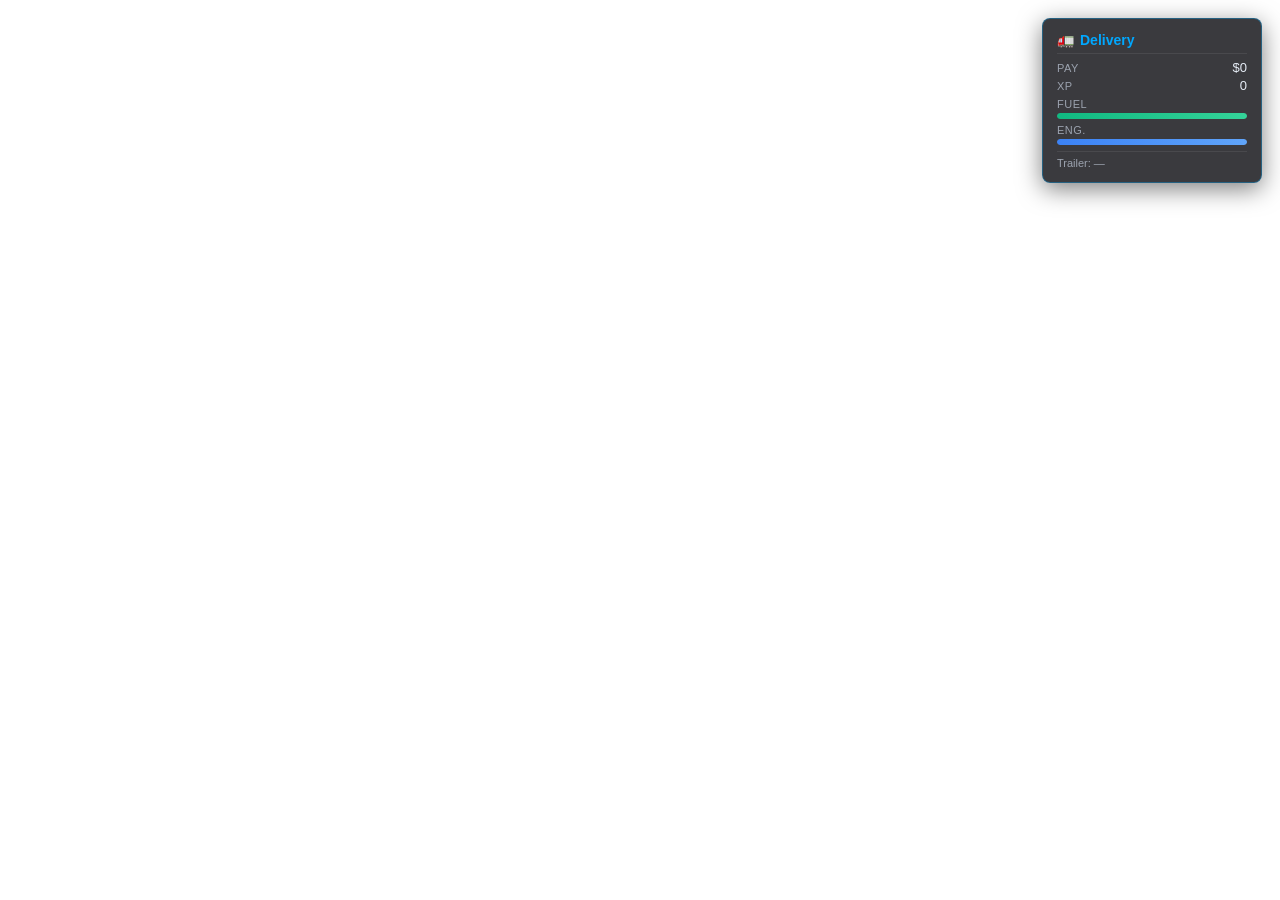
<file: ui/html/index.html>
<!DOCTYPE html>
<html lang="en">
<head>
    <meta charset="UTF-8">
    <meta name="viewport" content="width=device-width, initial-scale=1.0">
    <title>Trucking System</title>
    <link rel="stylesheet" href="css/style.css">
</head>
<body>
    <div id="app" class="app-container">
        <div id="mainMenu" class="menu-screen active">
            <div class="menu-header">
                <h1>🚛 Trucking System</h1>
                <p>Professional Trucking Management</p>
            </div>
            
            <div class="player-stats">
                <div class="stat-box">
                    <span class="stat-label">Level</span>
                    <span id="displayLevel" class="stat-value">1</span>
                </div>
                <div class="stat-box">
                    <span class="stat-label">XP Progress</span>
                    <div class="xp-bar">
                        <div id="xpProgress" class="xp-fill" style="width: 0%"></div>
                    </div>
                    <span id="xpText" class="stat-small">0 / 1000</span>
                </div>
                <div class="stat-box">
                    <span class="stat-label">Earnings</span>
                    <span id="totalEarnings" class="stat-value">$0</span>
                </div>
            </div>
            
            <div class="menu-buttons">
                <button class="btn btn-primary" onclick="showJobSelection()">
                    <span class="btn-icon">📋</span>
                    <span>Available Jobs</span>
                </button>
                <button class="btn btn-primary" onclick="showStats()">
                    <span class="btn-icon">📊</span>
                    <span>Player Stats</span>
                </button>
                <button class="btn btn-primary" onclick="showLeaderboard()">
                    <span class="btn-icon">🏆</span>
                    <span>Leaderboard</span>
                </button>
                <button class="btn btn-primary" onclick="showAchievements()">
                    <span class="btn-icon">🎖️</span>
                    <span>Achievements</span>
                </button>
                <button class="btn btn-primary" onclick="showPerks()">
                    <span class="btn-icon">✨</span>
                    <span>Perks</span>
                </button>
                <button class="btn btn-warning" onclick="cancelJobUI()">
                    <span class="btn-icon">🚫</span>
                    <span>Cancel Current Job</span>
                </button>
                <button class="btn btn-danger" onclick="closeUI()">
                    <span class="btn-icon">✕</span>
                    <span>Close</span>
                </button>
            </div>
        </div>

        <div id="dirtyMainMenu" class="menu-screen dirty-screen">
            <div class="menu-header">
                <h1>💀 Underground Network</h1>
                <p>Dirty Money. No Questions Asked.</p>
            </div>

            <div class="dirty-warning">
                ⚠️ All payments in <strong>BLACK MONEY / MARKED BILLS</strong>. Cops are watching.
            </div>

            <div class="criminal-stats">
                <div class="crim-row">
                    <span class="crim-label">Rank</span>
                    <span id="crimRank" class="crim-value">Street Runner</span>
                </div>
                <div class="crim-row">
                    <span class="crim-label">Criminal Level</span>
                    <span id="crimLevel" class="crim-value">1</span>
                </div>
                <div class="crim-row">
                    <span class="crim-label">Rep Progress</span>
                    <div class="crim-bar"><div id="crimRepFill" class="crim-bar-fill" style="width: 0%"></div></div>
                    <span id="crimRepText" class="crim-small">0 / 750</span>
                </div>
                <div class="crim-row">
                    <span class="crim-label">Dirty Jobs Done</span>
                    <span id="crimJobsDone" class="crim-value">0</span>
                </div>
            </div>

            <div class="menu-buttons">
                <button class="btn btn-danger" onclick="showDirtyJobs()">
                    <span class="btn-icon">💀</span>
                    <span>Dirty Job Listings</span>
                </button>
                <button class="btn btn-danger" onclick="showLeaderboard()">
                    <span class="btn-icon">🏆</span>
                    <span>Leaderboard</span>
                </button>
                <button class="btn btn-danger" onclick="showAchievements()">
                    <span class="btn-icon">🎖️</span>
                    <span>Achievements</span>
                </button>
                <button class="btn btn-danger" onclick="showPerks()">
                    <span class="btn-icon">✨</span>
                    <span>Perks</span>
                </button>
                <button class="btn btn-warning" onclick="cancelJobUI()">
                    <span class="btn-icon">🚫</span>
                    <span>Cancel Current Job</span>
                </button>
                <button class="btn btn-danger" onclick="closeUI()">
                    <span class="btn-icon">✕</span>
                    <span>Leave</span>
                </button>
            </div>
        </div>

        <div id="leaderboardScreen" class="menu-screen">
            <div class="menu-header">
                <h2>🏆 Top Truckers</h2>
                <button class="btn-back" onclick="showMainMenu()">← Back</button>
            </div>
            
            <div class="leaderboard-content">
                <div class="leaderboard-tabs">
                    <button class="tab-btn active" onclick="switchLeaderboardTab('xp')">By Level / XP</button>
                    <button class="tab-btn" onclick="switchLeaderboardTab('jobs')">By Jobs Done</button>
                    <button class="tab-btn" onclick="switchLeaderboardTab('money')">By Earnings</button>
                    <button class="tab-btn" onclick="switchLeaderboardTab('distance')">By Distance</button>
                </div>
                <div class="leaderboard-list" id="leaderboardList">
                    <p class="loading-text">Loading leaderboard...</p>
                </div>
            </div>
        </div>

        <div id="perksScreen" class="menu-screen">
            <div class="menu-header">
                <h2>✨ Perks</h2>
                <button class="btn-back" onclick="showMainMenu()">← Back</button>
            </div>
            <div class="perks-points" id="perksPoints">Points: 0 available</div>
            <div id="perksList" class="perks-list">
                <p class="loading-text">Loading perks...</p>
            </div>
        </div>

        <div id="achievementsScreen" class="menu-screen">
            <div class="menu-header">
                <h2>🎖️ Achievements</h2>
                <button class="btn-back" onclick="showMainMenu()">← Back</button>
            </div>
            <div id="achievementsList" class="achievements-list">
                <p class="loading-text">Loading achievements...</p>
            </div>
        </div>

        <div id="jobSelection" class="menu-screen">
            <div class="menu-header">
                <h2 id="jobSelectionTitle">📋 Legit Jobs</h2>
                <button class="btn-back" onclick="showMainMenu()">← Back</button>
            </div>

            <div class="job-filter-bar">
                <input id="jobSearch" type="text" placeholder="🔍 Search jobs..." oninput="renderJobList()" />
                <select id="jobSort" onchange="renderJobList()">
                    <option value="payHigh">Pay (high → low)</option>
                    <option value="payLow">Pay (low → high)</option>
                    <option value="xpHigh">XP (high → low)</option>
                    <option value="nameAZ">Name (A → Z)</option>
                </select>
            </div>

            <div id="jobList" class="job-list">
            </div>
        </div>

        <div id="jobDetails" class="menu-screen">
            <div class="menu-header">
                <h2 id="jobName">Job Details</h2>
                <button class="btn-back" onclick="showJobSelection()">← Back</button>
            </div>
            
            <div class="job-details-content">
                <div class="detail-section">
                    <h3>Delivery Information</h3>
                    <div class="info-grid">
                        <div class="info-item">
                            <label>Job Type:</label>
                            <span id="detailJobType">-</span>
                        </div>
                        <div class="info-item">
                            <label>Base Pay:</label>
                            <span id="detailBasePay">$0</span>
                        </div>
                        <div class="info-item">
                            <label>Distance Bonus:</label>
                            <span id="detailDistanceBonus">+8%</span>
                        </div>
                        <div class="info-item">
                            <label>XP Reward:</label>
                            <span id="detailXPReward">0 XP</span>
                        </div>
                    </div>
                </div>
                
                <div class="detail-section">
                    <h3>Requirements</h3>
                    <ul id="detailRequirements" class="requirements-list">
                    </ul>
                </div>
                
                <div class="detail-section">
                    <button class="btn btn-primary btn-large" onclick="acceptJob()">
                        Accept Job & Get Truck
                    </button>
                </div>
            </div>
        </div>

        <div id="garage" class="menu-screen">
            <div class="menu-header">
                <h2>🚗 Vehicle Garage</h2>
                <button class="btn-back" onclick="showMainMenu()">← Back</button>
            </div>
            
            <div class="garage-content">
                <div class="garage-section">
                    <h3>Owned Vehicles</h3>
                    <div id="ownedVehicles" class="vehicle-grid">
                    </div>
                </div>
                
                <div class="garage-section">
                    <h3>Available for Purchase</h3>
                    <div id="purchasableVehicles" class="vehicle-grid">
                    </div>
                </div>
            </div>
        </div>

        <div id="statsScreen" class="menu-screen">
            <div class="menu-header">
                <h2>📊 Player Statistics</h2>
                <button class="btn-back" onclick="showMainMenu()">← Back</button>
            </div>
            
            <div class="stats-content">
                <div class="stats-grid">
                    <div class="stat-card">
                        <h3>Level</h3>
                        <p class="stat-big" id="statLevel">1</p>
                    </div>
                    <div class="stat-card">
                        <h3>Total XP</h3>
                        <p class="stat-big" id="statTotalXP">0</p>
                    </div>
                    <div class="stat-card">
                        <h3>Jobs Completed</h3>
                        <p class="stat-big" id="statJobsCompleted">0</p>
                    </div>
                    <div class="stat-card">
                        <h3>Distance Traveled</h3>
                        <p class="stat-big" id="statDistance">0 km</p>
                    </div>
                    <div class="stat-card">
                        <h3>Total Earnings</h3>
                        <p class="stat-big" id="statTotalEarnings">$0</p>
                    </div>
                </div>
                
                <div class="skills-section">
                    <h3>Skills</h3>
                    <div class="skill-item">
                        <label>Distance Driving</label>
                        <div class="skill-bar">
                            <div id="skillDistanceDriving" class="skill-fill" style="width: 0%"></div>
                        </div>
                        <span id="skillDistanceDrivingText">0</span>
                    </div>
                    <div class="skill-item">
                        <label>Fragile Handling</label>
                        <div class="skill-bar">
                            <div id="skillFragileHandling" class="skill-fill" style="width: 0%"></div>
                        </div>
                        <span id="skillFragileHandlingText">0</span>
                    </div>
                    <div class="skill-item">
                        <label>Speed Efficiency</label>
                        <div class="skill-bar">
                            <div id="skillSpeedEfficiency" class="skill-fill" style="width: 0%"></div>
                        </div>
                        <span id="skillSpeedEfficiencyText">0</span>
                    </div>
                </div>
            </div>
        </div>

    </div>

    <div id="truckingHUD" class="trucking-hud hidden">
        <div class="thud-row thud-title">🚛 <span id="thudJobName">Delivery</span></div>
        <div class="thud-row"><span class="thud-label">Pay</span><span id="thudPay">$0</span></div>
        <div class="thud-row"><span class="thud-label">XP</span><span id="thudXP">0</span></div>
        <div class="thud-bar">
            <span class="thud-label">Fuel</span>
            <div class="thud-meter"><div id="thudFuel" class="thud-meter-fill fuel"></div></div>
        </div>
        <div class="thud-bar">
            <span class="thud-label">Eng.</span>
            <div class="thud-meter"><div id="thudEngine" class="thud-meter-fill engine"></div></div>
        </div>
        <div class="thud-row thud-trailer"><span id="thudTrailer">Trailer: —</span></div>
    </div>

    <script src="js/app.js"></script>
    <script src="js/ui.js"></script>
</body>
</html>
</file>
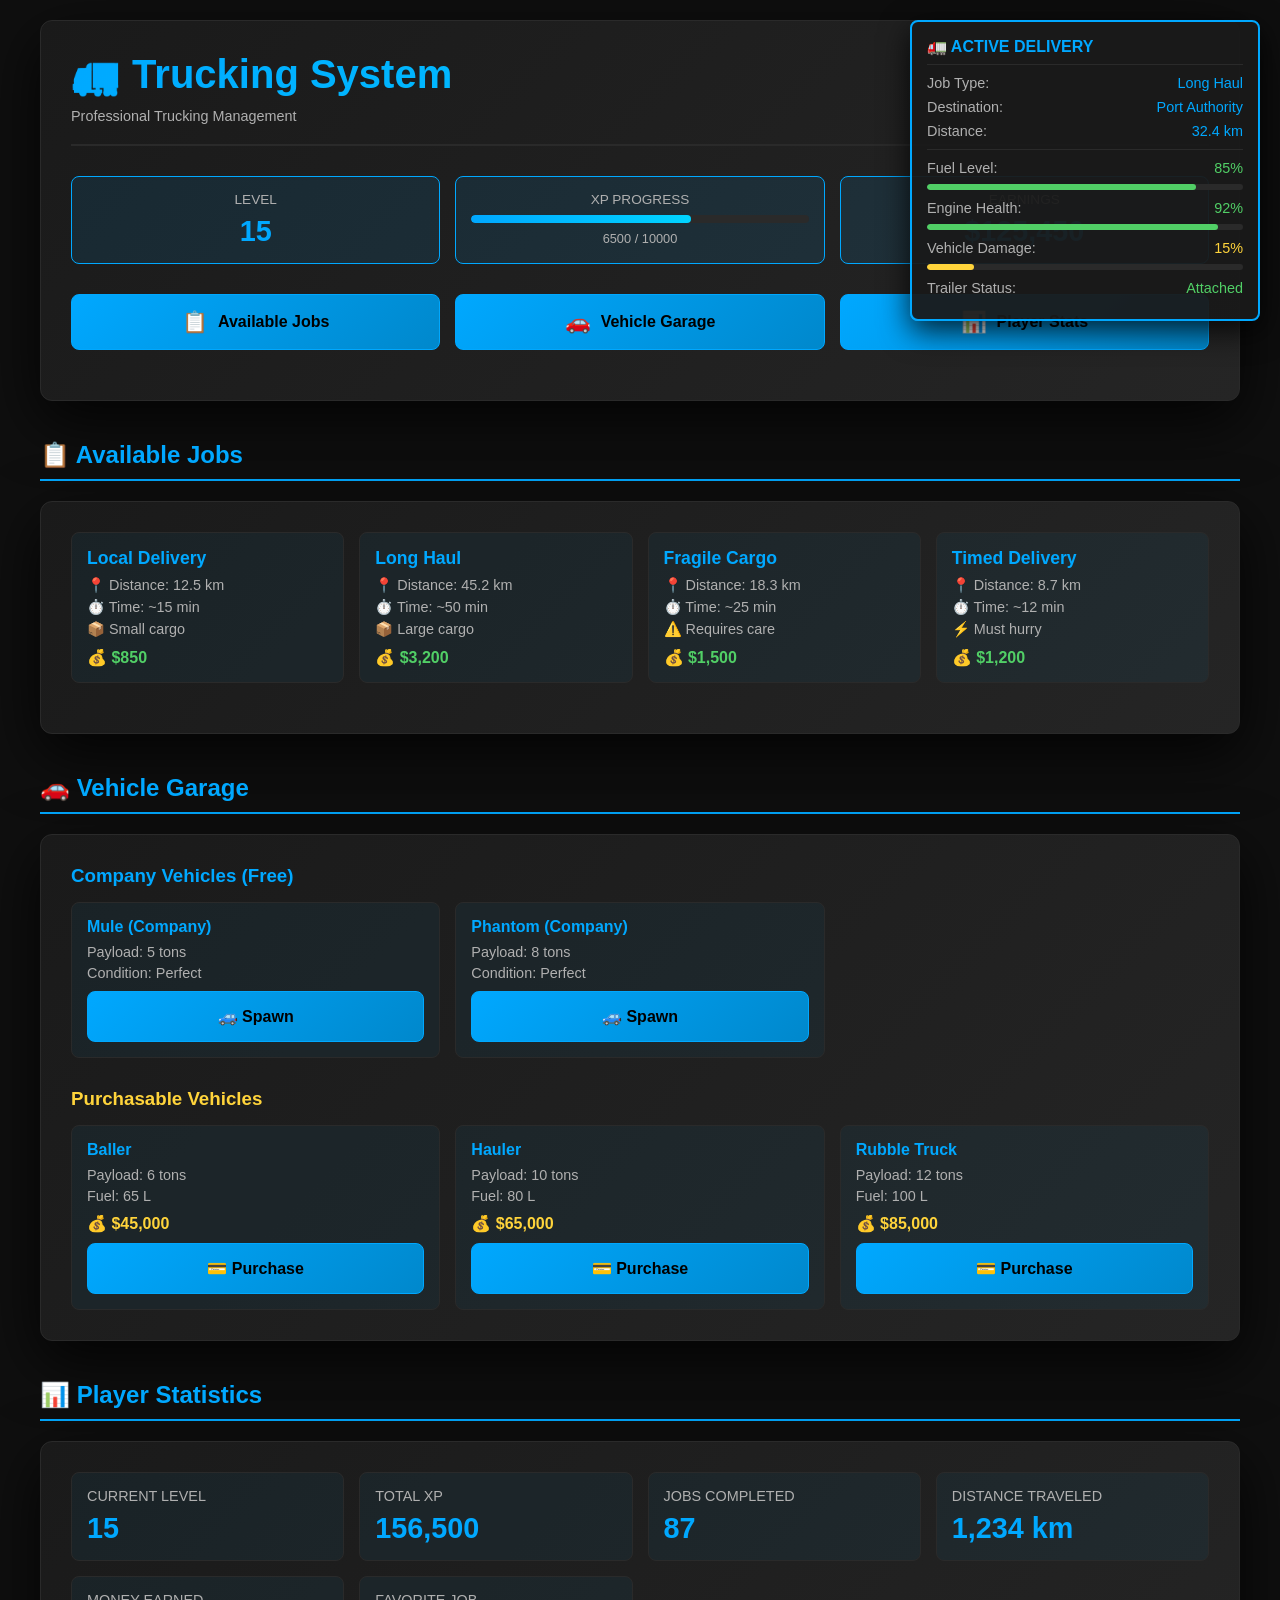
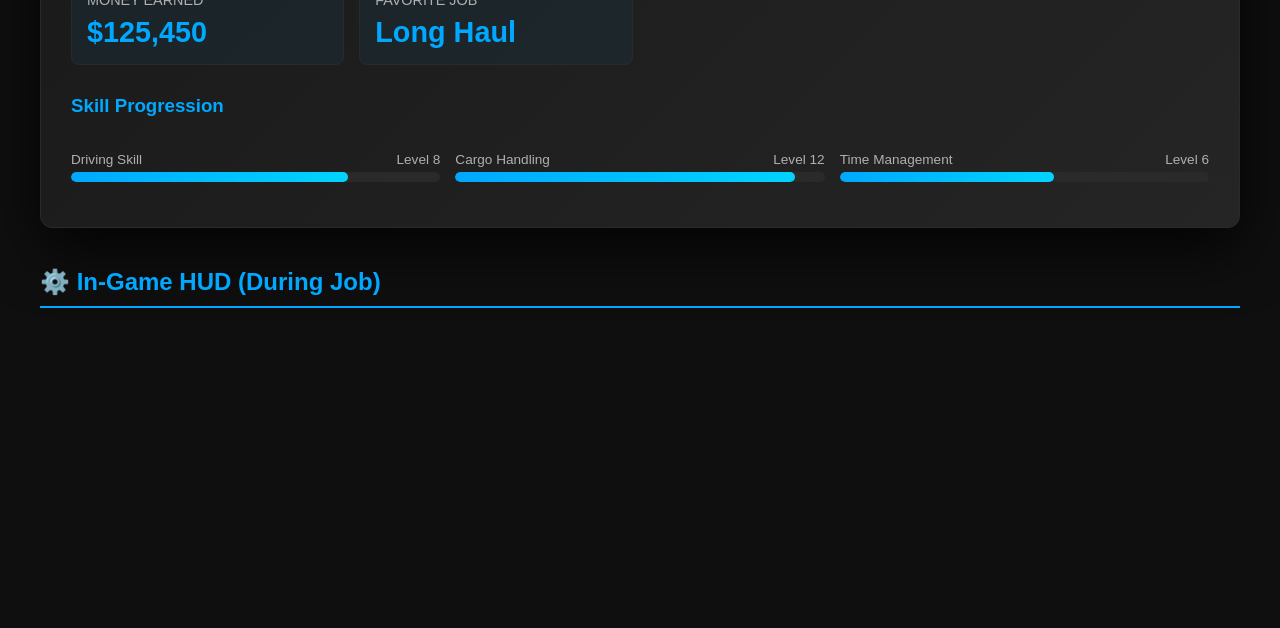
<file: ui/html/preview.html>
<!DOCTYPE html>
<html lang="en">
<head>
    <meta charset="UTF-8">
    <meta name="viewport" content="width=device-width, initial-scale=1.0">
    <title>Trucking System - UI Preview</title>
    <style>
        * {
            margin: 0;
            padding: 0;
            box-sizing: border-box;
        }

        :root {
            --primary-color: #00a8ff;
            --secondary-color: #ff6b6b;
            --success-color: #51cf66;
            --warning-color: #ffd43b;
            --danger-color: #ff6b6b;
            --dark-bg: #0f0f0f;
            --card-bg: #1a1a1a;
            --border-color: #2a2a2a;
            --text-primary: #ffffff;
            --text-secondary: #b0b0b0;
        }

        body {
            font-family: 'Segoe UI', Tahoma, Geneva, Verdana, sans-serif;
            background-color: var(--dark-bg);
            color: var(--text-primary);
            padding: 20px;
        }

        .container {
            max-width: 1200px;
            margin: 0 auto;
        }

        h2 {
            margin-top: 40px;
            margin-bottom: 20px;
            color: var(--primary-color);
            border-bottom: 2px solid var(--primary-color);
            padding-bottom: 10px;
        }

        .menu-screen {
            width: 100%;
            background: linear-gradient(135deg, var(--card-bg) 0%, #252525 100%);
            border: 1px solid var(--border-color);
            border-radius: 12px;
            padding: 30px;
            margin-bottom: 40px;
            box-shadow: 0 20px 60px rgba(0, 0, 0, 0.8);
        }

        .menu-header {
            margin-bottom: 30px;
            padding-bottom: 20px;
            border-bottom: 2px solid var(--border-color);
        }

        .menu-header h1 {
            font-size: 2.5em;
            background: linear-gradient(135deg, var(--primary-color), #00d4ff);
            -webkit-background-clip: text;
            -webkit-text-fill-color: transparent;
            margin-bottom: 10px;
        }

        .menu-header p {
            color: var(--text-secondary);
            font-size: 0.9em;
        }

        .player-stats {
            display: grid;
            grid-template-columns: repeat(auto-fit, minmax(200px, 1fr));
            gap: 15px;
            margin-bottom: 30px;
        }

        .stat-box {
            background: rgba(0, 168, 255, 0.1);
            border: 1px solid var(--primary-color);
            border-radius: 8px;
            padding: 15px;
            text-align: center;
        }

        .stat-label {
            display: block;
            color: var(--text-secondary);
            font-size: 0.85em;
            margin-bottom: 8px;
            text-transform: uppercase;
        }

        .stat-value {
            display: block;
            font-size: 1.8em;
            color: var(--primary-color);
            font-weight: bold;
        }

        .xp-bar {
            width: 100%;
            height: 8px;
            background: #2a2a2a;
            border-radius: 4px;
            overflow: hidden;
            margin: 8px 0;
        }

        .xp-fill {
            height: 100%;
            background: linear-gradient(90deg, var(--primary-color), #00d4ff);
            border-radius: 4px;
            transition: width 0.3s ease;
        }

        .stat-small {
            display: block;
            color: var(--text-secondary);
            font-size: 0.8em;
        }

        .menu-buttons {
            display: grid;
            grid-template-columns: repeat(auto-fit, minmax(200px, 1fr));
            gap: 15px;
            margin-bottom: 20px;
        }

        .btn {
            padding: 15px 20px;
            border: none;
            border-radius: 8px;
            cursor: pointer;
            font-size: 1em;
            font-weight: 600;
            display: flex;
            align-items: center;
            justify-content: center;
            gap: 10px;
            transition: all 0.3s ease;
            text-decoration: none;
        }

        .btn-primary {
            background: linear-gradient(135deg, var(--primary-color), #0088cc);
            color: #000;
            border: 1px solid var(--primary-color);
        }

        .btn-primary:hover {
            transform: translateY(-2px);
            box-shadow: 0 10px 30px rgba(0, 168, 255, 0.3);
        }

        .btn-icon {
            font-size: 1.3em;
        }

        .job-list {
            display: grid;
            grid-template-columns: repeat(auto-fill, minmax(250px, 1fr));
            gap: 15px;
            margin-bottom: 20px;
        }

        .job-card {
            background: rgba(0, 168, 255, 0.05);
            border: 1px solid var(--border-color);
            border-radius: 8px;
            padding: 15px;
            cursor: pointer;
            transition: all 0.3s ease;
            position: relative;
            overflow: hidden;
        }

        .job-card::before {
            content: '';
            position: absolute;
            top: 0;
            left: -100%;
            width: 100%;
            height: 100%;
            background: linear-gradient(90deg, transparent, rgba(0, 168, 255, 0.2), transparent);
            transition: left 0.5s ease;
        }

        .job-card:hover::before {
            left: 100%;
        }

        .job-card:hover {
            border-color: var(--primary-color);
            transform: translateY(-5px);
            box-shadow: 0 10px 30px rgba(0, 168, 255, 0.2);
        }

        .job-title {
            color: var(--primary-color);
            font-weight: bold;
            margin-bottom: 8px;
            font-size: 1.1em;
        }

        .job-info {
            color: var(--text-secondary);
            font-size: 0.9em;
            margin-bottom: 5px;
        }

        .job-payment {
            color: var(--success-color);
            font-weight: bold;
            margin-top: 10px;
        }

        .vehicle-grid {
            display: grid;
            grid-template-columns: repeat(auto-fill, minmax(280px, 1fr));
            gap: 15px;
        }

        .vehicle-card {
            background: rgba(0, 168, 255, 0.05);
            border: 1px solid var(--border-color);
            border-radius: 8px;
            padding: 15px;
            transition: all 0.3s ease;
        }

        .vehicle-card:hover {
            border-color: var(--primary-color);
            box-shadow: 0 10px 30px rgba(0, 168, 255, 0.2);
        }

        .vehicle-name {
            color: var(--primary-color);
            font-weight: bold;
            margin-bottom: 8px;
        }

        .vehicle-spec {
            color: var(--text-secondary);
            font-size: 0.9em;
            margin-bottom: 5px;
        }

        .vehicle-price {
            color: var(--warning-color);
            font-weight: bold;
            margin-top: 10px;
        }

        .stats-section {
            display: grid;
            grid-template-columns: repeat(auto-fit, minmax(250px, 1fr));
            gap: 15px;
        }

        .stat-card {
            background: rgba(0, 168, 255, 0.05);
            border: 1px solid var(--border-color);
            border-radius: 8px;
            padding: 15px;
        }

        .stat-card-label {
            color: var(--text-secondary);
            font-size: 0.9em;
            margin-bottom: 8px;
        }

        .stat-card-value {
            color: var(--primary-color);
            font-size: 1.8em;
            font-weight: bold;
        }

        .skill-bar {
            margin-top: 15px;
            margin-bottom: 15px;
        }

        .skill-label {
            color: var(--text-secondary);
            font-size: 0.85em;
            margin-bottom: 5px;
            display: flex;
            justify-content: space-between;
        }

        .skill-track {
            width: 100%;
            height: 10px;
            background: #2a2a2a;
            border-radius: 5px;
            overflow: hidden;
        }

        .skill-progress {
            height: 100%;
            background: linear-gradient(90deg, var(--primary-color), #00d4ff);
            border-radius: 5px;
        }

        .hud-container {
            position: fixed;
            top: 20px;
            right: 20px;
            width: 350px;
            background: rgba(26, 26, 26, 0.95);
            border: 2px solid var(--primary-color);
            border-radius: 8px;
            padding: 15px;
            box-shadow: 0 10px 30px rgba(0, 0, 0, 0.8);
        }

        .hud-title {
            color: var(--primary-color);
            font-weight: bold;
            margin-bottom: 10px;
            border-bottom: 1px solid var(--border-color);
            padding-bottom: 8px;
        }

        .hud-item {
            color: var(--text-secondary);
            font-size: 0.9em;
            margin-bottom: 8px;
            display: flex;
            justify-content: space-between;
        }

        .hud-status-bar {
            margin-top: 8px;
            height: 6px;
            background: #2a2a2a;
            border-radius: 3px;
            overflow: hidden;
        }

        .hud-status-fill {
            height: 100%;
            background: var(--success-color);
            border-radius: 3px;
        }

        .hud-status-fill.warning {
            background: var(--warning-color);
        }

        .hud-status-fill.danger {
            background: var(--danger-color);
        }

        @media (max-width: 768px) {
            .menu-screen {
                padding: 20px;
            }

            .menu-header h1 {
                font-size: 1.8em;
            }

            .hud-container {
                width: 90%;
                right: 5%;
                left: 5%;
            }
        }
    </style>
</head>
<body>
    <div class="container">
        <div class="menu-screen">
            <div class="menu-header">
                <div>
                    <h1>🚛 Trucking System</h1>
                    <p>Professional Trucking Management</p>
                </div>
            </div>

            <div class="player-stats">
                <div class="stat-box">
                    <span class="stat-label">Level</span>
                    <span class="stat-value">15</span>
                </div>
                <div class="stat-box">
                    <span class="stat-label">XP Progress</span>
                    <div class="xp-bar">
                        <div class="xp-fill" style="width: 65%"></div>
                    </div>
                    <span class="stat-small">6500 / 10000</span>
                </div>
                <div class="stat-box">
                    <span class="stat-label">Earnings</span>
                    <span class="stat-value">$125,450</span>
                </div>
            </div>

            <div class="menu-buttons">
                <button class="btn btn-primary">
                    <span class="btn-icon">📋</span>
                    <span>Available Jobs</span>
                </button>
                <button class="btn btn-primary">
                    <span class="btn-icon">🚗</span>
                    <span>Vehicle Garage</span>
                </button>
                <button class="btn btn-primary">
                    <span class="btn-icon">📊</span>
                    <span>Player Stats</span>
                </button>
            </div>
        </div>

        <h2>📋 Available Jobs</h2>
        <div class="menu-screen">
            <div class="job-list">
                <div class="job-card">
                    <div class="job-title">Local Delivery</div>
                    <div class="job-info">📍 Distance: 12.5 km</div>
                    <div class="job-info">⏱️ Time: ~15 min</div>
                    <div class="job-info">📦 Small cargo</div>
                    <div class="job-payment">💰 $850</div>
                </div>
                <div class="job-card">
                    <div class="job-title">Long Haul</div>
                    <div class="job-info">📍 Distance: 45.2 km</div>
                    <div class="job-info">⏱️ Time: ~50 min</div>
                    <div class="job-info">📦 Large cargo</div>
                    <div class="job-payment">💰 $3,200</div>
                </div>
                <div class="job-card">
                    <div class="job-title">Fragile Cargo</div>
                    <div class="job-info">📍 Distance: 18.3 km</div>
                    <div class="job-info">⏱️ Time: ~25 min</div>
                    <div class="job-info">⚠️ Requires care</div>
                    <div class="job-payment">💰 $1,500</div>
                </div>
                <div class="job-card">
                    <div class="job-title">Timed Delivery</div>
                    <div class="job-info">📍 Distance: 8.7 km</div>
                    <div class="job-info">⏱️ Time: ~12 min</div>
                    <div class="job-info">⚡ Must hurry</div>
                    <div class="job-payment">💰 $1,200</div>
                </div>
            </div>
        </div>

        <h2>🚗 Vehicle Garage</h2>
        <div class="menu-screen">
            <h3 style="color: var(--primary-color); margin-bottom: 15px;">Company Vehicles (Free)</h3>
            <div class="vehicle-grid">
                <div class="vehicle-card">
                    <div class="vehicle-name">Mule (Company)</div>
                    <div class="vehicle-spec">Payload: 5 tons</div>
                    <div class="vehicle-spec">Condition: Perfect</div>
                    <button class="btn btn-primary" style="margin-top: 10px; width: 100%;">
                        <span>🚙 Spawn</span>
                    </button>
                </div>
                <div class="vehicle-card">
                    <div class="vehicle-name">Phantom (Company)</div>
                    <div class="vehicle-spec">Payload: 8 tons</div>
                    <div class="vehicle-spec">Condition: Perfect</div>
                    <button class="btn btn-primary" style="margin-top: 10px; width: 100%;">
                        <span>🚙 Spawn</span>
                    </button>
                </div>
            </div>

            <h3 style="color: var(--warning-color); margin-top: 30px; margin-bottom: 15px;">Purchasable Vehicles</h3>
            <div class="vehicle-grid">
                <div class="vehicle-card">
                    <div class="vehicle-name">Baller</div>
                    <div class="vehicle-spec">Payload: 6 tons</div>
                    <div class="vehicle-spec">Fuel: 65 L</div>
                    <div class="vehicle-price">💰 $45,000</div>
                    <button class="btn btn-primary" style="margin-top: 10px; width: 100%;">
                        <span>💳 Purchase</span>
                    </button>
                </div>
                <div class="vehicle-card">
                    <div class="vehicle-name">Hauler</div>
                    <div class="vehicle-spec">Payload: 10 tons</div>
                    <div class="vehicle-spec">Fuel: 80 L</div>
                    <div class="vehicle-price">💰 $65,000</div>
                    <button class="btn btn-primary" style="margin-top: 10px; width: 100%;">
                        <span>💳 Purchase</span>
                    </button>
                </div>
                <div class="vehicle-card">
                    <div class="vehicle-name">Rubble Truck</div>
                    <div class="vehicle-spec">Payload: 12 tons</div>
                    <div class="vehicle-spec">Fuel: 100 L</div>
                    <div class="vehicle-price">💰 $85,000</div>
                    <button class="btn btn-primary" style="margin-top: 10px; width: 100%;">
                        <span>💳 Purchase</span>
                    </button>
                </div>
            </div>
        </div>

        <h2>📊 Player Statistics</h2>
        <div class="menu-screen">
            <div class="stats-section">
                <div class="stat-card">
                    <div class="stat-card-label">CURRENT LEVEL</div>
                    <div class="stat-card-value">15</div>
                </div>
                <div class="stat-card">
                    <div class="stat-card-label">TOTAL XP</div>
                    <div class="stat-card-value">156,500</div>
                </div>
                <div class="stat-card">
                    <div class="stat-card-label">JOBS COMPLETED</div>
                    <div class="stat-card-value">87</div>
                </div>
                <div class="stat-card">
                    <div class="stat-card-label">DISTANCE TRAVELED</div>
                    <div class="stat-card-value">1,234 km</div>
                </div>
                <div class="stat-card">
                    <div class="stat-card-label">MONEY EARNED</div>
                    <div class="stat-card-value">$125,450</div>
                </div>
                <div class="stat-card">
                    <div class="stat-card-label">FAVORITE JOB</div>
                    <div class="stat-card-value">Long Haul</div>
                </div>
            </div>

            <h3 style="color: var(--primary-color); margin-top: 30px; margin-bottom: 20px;">Skill Progression</h3>
            <div class="stats-section">
                <div class="skill-bar">
                    <div class="skill-label">
                        <span>Driving Skill</span>
                        <span>Level 8</span>
                    </div>
                    <div class="skill-track">
                        <div class="skill-progress" style="width: 75%"></div>
                    </div>
                </div>
                <div class="skill-bar">
                    <div class="skill-label">
                        <span>Cargo Handling</span>
                        <span>Level 12</span>
                    </div>
                    <div class="skill-track">
                        <div class="skill-progress" style="width: 92%"></div>
                    </div>
                </div>
                <div class="skill-bar">
                    <div class="skill-label">
                        <span>Time Management</span>
                        <span>Level 6</span>
                    </div>
                    <div class="skill-track">
                        <div class="skill-progress" style="width: 58%"></div>
                    </div>
                </div>
            </div>
        </div>

        <h2 style="margin-bottom: 300px;">⚙️ In-Game HUD (During Job)</h2>
        <div class="hud-container">
            <div class="hud-title">🚛 ACTIVE DELIVERY</div>
            
            <div class="hud-item">
                <span>Job Type:</span>
                <span style="color: var(--primary-color);">Long Haul</span>
            </div>
            
            <div class="hud-item">
                <span>Destination:</span>
                <span style="color: var(--primary-color);">Port Authority</span>
            </div>
            
            <div class="hud-item">
                <span>Distance:</span>
                <span style="color: var(--primary-color);">32.4 km</span>
            </div>

            <hr style="border: none; border-top: 1px solid var(--border-color); margin: 10px 0;">

            <div class="hud-item">
                <span>Fuel Level:</span>
                <span style="color: var(--success-color);">85%</span>
            </div>
            <div class="hud-status-bar">
                <div class="hud-status-fill" style="width: 85%"></div>
            </div>

            <div class="hud-item" style="margin-top: 10px;">
                <span>Engine Health:</span>
                <span style="color: var(--success-color);">92%</span>
            </div>
            <div class="hud-status-bar">
                <div class="hud-status-fill" style="width: 92%"></div>
            </div>

            <div class="hud-item" style="margin-top: 10px;">
                <span>Vehicle Damage:</span>
                <span style="color: var(--warning-color);">15%</span>
            </div>
            <div class="hud-status-bar">
                <div class="hud-status-fill warning" style="width: 15%"></div>
            </div>

            <div class="hud-item" style="margin-top: 10px;">
                <span>Trailer Status:</span>
                <span style="color: var(--success-color);">Attached</span>
            </div>
        </div>
    </div>
</body>
</html>
</file>
<file: ui/html/css/style.css>
* {
    margin: 0;
    padding: 0;
    box-sizing: border-box;
}

:root {
    --primary-color: #00a8ff;
    --secondary-color: #ff6b6b;
    --success-color: #51cf66;
    --warning-color: #ffd43b;
    --danger-color: #ff6b6b;
    --dark-bg: #0f0f0f;
    --card-bg: #1a1a1a;
    --border-color: #2a2a2a;
    --text-primary: #ffffff;
    --text-secondary: #b0b0b0;
    --transition: all 0.3s ease;
}

body {
    font-family: 'Segoe UI', Tahoma, Geneva, Verdana, sans-serif;
    background-color: transparent;
    color: var(--text-primary);
    overflow: hidden;
}

.app-container {
    width: 100%;
    height: 100vh;
    display: flex;
    align-items: center;
    justify-content: center;
}

.menu-screen {
    display: none;
    width: 90%;
    max-width: 1000px;
    max-height: 90vh;
    background: linear-gradient(135deg, var(--card-bg) 0%, #252525 100%);
    border: 1px solid var(--border-color);
    border-radius: 12px;
    padding: 30px;
    box-shadow: 0 20px 60px rgba(0, 0, 0, 0.8);
    animation: slideIn 0.3s ease;
    overflow-y: auto;
}

.menu-screen.active {
    display: block;
}

@keyframes slideIn {
    from {
        opacity: 0;
        transform: translateY(20px);
    }
    to {
        opacity: 1;
        transform: translateY(0);
    }
}

.menu-header {
    display: flex;
    justify-content: space-between;
    align-items: center;
    margin-bottom: 30px;
    padding-bottom: 20px;
    border-bottom: 2px solid var(--border-color);
}

.menu-header h1 {
    font-size: 2.5em;
    background: linear-gradient(135deg, var(--primary-color), #00d4ff);
    -webkit-background-clip: text;
    -webkit-text-fill-color: transparent;
    margin-bottom: 5px;
}

.menu-header h2 {
    font-size: 2em;
    color: var(--text-primary);
}

.menu-header p {
    color: var(--text-secondary);
    font-size: 0.9em;
}

.btn-back {
    background: transparent;
    border: 2px solid var(--border-color);
    color: var(--text-primary);
    padding: 10px 20px;
    border-radius: 6px;
    cursor: pointer;
    transition: var(--transition);
    font-size: 1em;
    font-weight: 600;
}

.btn-back:hover {
    background: var(--border-color);
    border-color: var(--primary-color);
}

.player-stats {
    display: grid;
    grid-template-columns: repeat(auto-fit, minmax(200px, 1fr));
    gap: 20px;
    margin-bottom: 30px;
}

.stat-box {
    background: var(--card-bg);
    padding: 20px;
    border: 1px solid var(--border-color);
    border-radius: 8px;
    text-align: center;
    transition: var(--transition);
}

.stat-box:hover {
    border-color: var(--primary-color);
    transform: translateY(-2px);
    box-shadow: 0 10px 30px rgba(0, 168, 255, 0.1);
}

.stat-label {
    display: block;
    color: var(--text-secondary);
    font-size: 0.9em;
    margin-bottom: 10px;
    text-transform: uppercase;
    letter-spacing: 1px;
}

.stat-value {
    display: block;
    font-size: 2em;
    font-weight: 700;
    color: var(--primary-color);
    margin-bottom: 10px;
}

.stat-small {
    display: block;
    color: var(--text-secondary);
    font-size: 0.85em;
}

.xp-bar, .skill-bar, .small-bar {
    height: 8px;
    background: var(--border-color);
    border-radius: 4px;
    overflow: hidden;
    margin: 8px 0;
}

.xp-fill {
    height: 100%;
    background: linear-gradient(90deg, var(--primary-color), #00d4ff);
    border-radius: 4px;
    transition: width 0.5s ease;
}

.skill-fill {
    height: 100%;
    background: linear-gradient(90deg, var(--success-color), #69db7c);
    border-radius: 4px;
    transition: width 0.5s ease;
}

.fuel-fill {
    height: 100%;
    background: linear-gradient(90deg, var(--success-color), #69db7c);
    border-radius: 4px;
}

.engine-fill {
    height: 100%;
    background: linear-gradient(90deg, var(--warning-color), #ffe066);
    border-radius: 4px;
}

.damage-fill {
    height: 100%;
    background: linear-gradient(90deg, var(--danger-color), #ff8787);
    border-radius: 4px;
}

.menu-buttons, .garage-section, .skills-section {
    display: flex;
    flex-direction: column;
    gap: 15px;
}

.btn {
    padding: 15px 25px;
    border: none;
    border-radius: 8px;
    font-size: 1.1em;
    font-weight: 600;
    cursor: pointer;
    transition: var(--transition);
    display: flex;
    align-items: center;
    justify-content: center;
    gap: 10px;
    text-transform: uppercase;
    letter-spacing: 0.5px;
}

.btn-primary {
    background: linear-gradient(135deg, var(--primary-color), #0087cc);
    color: white;
    border: none;
}

.btn-primary:hover {
    transform: translateY(-2px);
    box-shadow: 0 10px 25px rgba(0, 168, 255, 0.3);
}

.btn-primary:active {
    transform: translateY(0);
}

.btn-danger {
    background: linear-gradient(135deg, var(--danger-color), #d32f2f);
    color: white;
}

.btn-danger:hover {
    transform: translateY(-2px);
    box-shadow: 0 10px 25px rgba(255, 107, 107, 0.3);
}

.btn-success {
    background: linear-gradient(135deg, var(--success-color), #2f9e44);
    color: white;
}

.btn-warning {
    background: linear-gradient(135deg, var(--warning-color), #f59f00);
    color: #000;
}

.btn-large {
    padding: 20px 40px;
    font-size: 1.3em;
    width: 100%;
}

.btn-small {
    padding: 10px 15px;
    font-size: 0.9em;
}

.btn-icon {
    font-size: 1.3em;
}

.job-list {
    display: grid;
    grid-template-columns: repeat(auto-fill, minmax(300px, 1fr));
    gap: 20px;
    margin-top: 20px;
}

.job-filter-bar {
    display: flex;
    gap: 12px;
    align-items: center;
    margin-top: 15px;
    margin-bottom: 5px;
}

.job-filter-bar input,
.job-filter-bar select {
    background: var(--card-bg);
    border: 2px solid var(--border-color);
    color: #fff;
    padding: 10px 14px;
    border-radius: 6px;
    font-size: 14px;
    outline: none;
    transition: border-color 0.2s ease;
}

.job-filter-bar input { flex: 1; }
.job-filter-bar input:focus,
.job-filter-bar select:focus {
    border-color: var(--primary-color);
}

.job-card {
    background: var(--card-bg);
    border: 2px solid var(--border-color);
    border-radius: 8px;
    padding: 25px;
    cursor: pointer;
    transition: var(--transition);
    position: relative;
    overflow: hidden;
}

.job-card::before {
    content: '';
    position: absolute;
    top: 0;
    left: 0;
    right: 0;
    bottom: 0;
    background: linear-gradient(135deg, rgba(0, 168, 255, 0.1), transparent);
    opacity: 0;
    transition: opacity 0.3s ease;
}

.job-card:hover {
    border-color: var(--primary-color);
    transform: translateY(-5px);
    box-shadow: 0 15px 40px rgba(0, 168, 255, 0.2);
}

.job-card:hover::before {
    opacity: 1;
}

.job-title {
    font-size: 1.5em;
    font-weight: 700;
    margin-bottom: 10px;
    position: relative;
    z-index: 1;
}

.job-description {
    color: var(--text-secondary);
    margin-bottom: 15px;
    font-size: 0.95em;
    position: relative;
    z-index: 1;
}

.job-info {
    display: grid;
    grid-template-columns: 1fr 1fr;
    gap: 10px;
    margin-bottom: 15px;
    position: relative;
    z-index: 1;
}

.job-info-item {
    background: var(--border-color);
    padding: 10px;
    border-radius: 6px;
    text-align: center;
}

.job-info-label {
    display: block;
    color: var(--text-secondary);
    font-size: 0.85em;
    margin-bottom: 5px;
}

.job-info-value {
    display: block;
    color: var(--primary-color);
    font-weight: 700;
    font-size: 1.2em;
}

.job-card .btn {
    width: 100%;
    position: relative;
    z-index: 1;
}

.garage-content {
    display: grid;
    grid-template-columns: 1fr;
    gap: 30px;
    margin-top: 20px;
}

.garage-section h3 {
    font-size: 1.3em;
    margin-bottom: 15px;
    color: var(--primary-color);
}

.vehicle-grid {
    display: grid;
    grid-template-columns: repeat(auto-fill, minmax(280px, 1fr));
    gap: 20px;
}

.vehicle-card {
    background: var(--card-bg);
    border: 1px solid var(--border-color);
    border-radius: 8px;
    padding: 20px;
    transition: var(--transition);
    text-align: center;
}

.vehicle-card:hover {
    border-color: var(--primary-color);
    transform: translateY(-3px);
}

.vehicle-name {
    font-size: 1.3em;
    font-weight: 700;
    margin-bottom: 10px;
}

.vehicle-price {
    color: var(--success-color);
    font-size: 1.5em;
    margin-bottom: 15px;
    font-weight: 700;
}

.vehicle-specs {
    font-size: 0.9em;
    color: var(--text-secondary);
    margin-bottom: 15px;
}

.vehicle-card .btn {
    width: 100%;
}

.job-details-content {
    margin-top: 20px;
}

.detail-section {
    background: var(--card-bg);
    border: 1px solid var(--border-color);
    border-radius: 8px;
    padding: 20px;
    margin-bottom: 20px;
}

.detail-section h3 {
    color: var(--primary-color);
    margin-bottom: 15px;
    font-size: 1.2em;
}

.info-grid {
    display: grid;
    grid-template-columns: repeat(auto-fit, minmax(200px, 1fr));
    gap: 15px;
}

.info-item {
    background: var(--border-color);
    padding: 12px;
    border-radius: 6px;
}

.info-item label {
    display: block;
    color: var(--text-secondary);
    font-size: 0.85em;
    margin-bottom: 5px;
}

.info-item span {
    display: block;
    color: var(--primary-color);
    font-weight: 700;
    font-size: 1.2em;
}

.requirements-list {
    list-style: none;
}

.requirements-list li {
    padding: 10px;
    background: var(--border-color);
    border-left: 3px solid var(--primary-color);
    margin-bottom: 8px;
    border-radius: 4px;
}

.requirements-list li::before {
    content: '✓ ';
    color: var(--success-color);
    font-weight: 700;
    margin-right: 5px;
}

.stats-content {
    margin-top: 20px;
}

.stats-grid {
    display: grid;
    grid-template-columns: repeat(auto-fit, minmax(200px, 1fr));
    gap: 20px;
    margin-bottom: 30px;
}

.stat-card {
    background: var(--card-bg);
    border: 1px solid var(--border-color);
    border-radius: 8px;
    padding: 20px;
    text-align: center;
    transition: var(--transition);
}

.stat-card:hover {
    border-color: var(--primary-color);
    transform: translateY(-3px);
    box-shadow: 0 10px 25px rgba(0, 168, 255, 0.1);
}

.stat-card h3 {
    color: var(--text-secondary);
    font-size: 0.9em;
    margin-bottom: 10px;
    text-transform: uppercase;
}

.stat-big {
    font-size: 2.5em;
    font-weight: 700;
    color: var(--primary-color);
}

.skills-section {
    background: var(--card-bg);
    border: 1px solid var(--border-color);
    border-radius: 8px;
    padding: 20px;
}

.skills-section h3 {
    color: var(--primary-color);
    margin-bottom: 20px;
}

.skill-item {
    margin-bottom: 20px;
}

.skill-item label {
    display: block;
    margin-bottom: 8px;
    font-weight: 600;
}

.job-hud {
    display: none;
    position: fixed;
    top: 20px;
    right: 20px;
    width: 400px;
    background: rgba(15, 15, 15, 0.95);
    border: 2px solid var(--primary-color);
    border-radius: 8px;
    padding: 20px;
    box-shadow: 0 10px 40px rgba(0, 0, 0, 0.8);
    z-index: 1000;
    backdrop-filter: blur(5px);
}

.job-hud.active {
    display: block;
}

.hud-header {
    display: flex;
    justify-content: space-between;
    align-items: center;
    margin-bottom: 15px;
    padding-bottom: 10px;
    border-bottom: 2px solid var(--border-color);
}

.hud-header h2 {
    font-size: 1.3em;
    color: var(--primary-color);
}

.job-time {
    font-size: 1.2em;
    font-weight: 700;
    color: var(--warning-color);
}

.hud-content {
    margin-bottom: 15px;
}

.info-row {
    display: flex;
    justify-content: space-between;
    margin-bottom: 10px;
    padding: 8px;
    background: var(--border-color);
    border-radius: 4px;
}

.info-row label {
    color: var(--text-secondary);
    font-size: 0.9em;
}

.info-row span {
    color: var(--text-primary);
    font-weight: 600;
}

.status-warning {
    color: var(--warning-color) !important;
}

.status-success {
    color: var(--success-color) !important;
}

.hud-vehicle-status {
    display: grid;
    grid-template-columns: repeat(3, 1fr);
    gap: 10px;
    margin-top: 15px;
}

.vehicle-stat {
    background: var(--border-color);
    padding: 10px;
    border-radius: 4px;
    text-align: center;
}

.vehicle-stat label {
    display: block;
    color: var(--text-secondary);
    font-size: 0.8em;
    margin-bottom: 5px;
}

.vehicle-stat span {
    display: block;
    color: var(--primary-color);
    font-weight: 700;
    font-size: 0.95em;
}

.hud-actions {
    display: grid;
    grid-template-columns: repeat(3, 1fr);
    gap: 10px;
}

.menu-screen::-webkit-scrollbar {
    width: 8px;
}

.menu-screen::-webkit-scrollbar-track {
    background: var(--card-bg);
    border-radius: 10px;
}

.menu-screen::-webkit-scrollbar-thumb {
    background: var(--border-color);
    border-radius: 10px;
}

.menu-screen::-webkit-scrollbar-thumb:hover {
    background: var(--primary-color);
}

@media (max-width: 768px) {
    .menu-screen {
        width: 95%;
        padding: 20px;
        max-height: 95vh;
    }

    .menu-header {
        flex-direction: column;
        align-items: flex-start;
        gap: 15px;
    }

    .menu-header h1 {
        font-size: 1.8em;
    }

    .job-list {
        grid-template-columns: 1fr;
    }

    .vehicle-grid {
        grid-template-columns: 1fr;
    }

    .stats-grid {
        grid-template-columns: repeat(2, 1fr);
    }

    .job-hud {
        width: calc(100% - 40px);
        top: auto;
        bottom: 20px;
        right: 20px;
    }
}

.job-hud { display: none !important; }

.leaderboard-content {
    padding: 20px;
}

.leaderboard-tabs {
    display: flex;
    gap: 8px;
    margin-bottom: 16px;
    flex-wrap: wrap;
}

.tab-btn {
    padding: 10px 16px;
    background: rgba(255, 255, 255, 0.05);
    color: #ccc;
    border: 1px solid rgba(255, 255, 255, 0.1);
    border-radius: 6px;
    cursor: pointer;
    font-size: 13px;
    transition: all 0.2s;
}

.tab-btn:hover {
    background: rgba(255, 255, 255, 0.1);
    color: #fff;
}

.tab-btn.active {
    background: linear-gradient(135deg, #3b82f6, #1e40af);
    color: #fff;
    border-color: transparent;
}

.leaderboard-list {
    display: flex;
    flex-direction: column;
    gap: 8px;
    max-height: 500px;
    overflow-y: auto;
}

.lb-row {
    display: grid;
    grid-template-columns: 50px 1fr 140px;
    align-items: center;
    padding: 12px 16px;
    background: rgba(255, 255, 255, 0.03);
    border-radius: 8px;
    border-left: 3px solid transparent;
    transition: all 0.2s;
}

.lb-row:hover {
    background: rgba(255, 255, 255, 0.06);
}

.lb-row.rank-1 {
    border-left-color: #ffd700;
    background: rgba(255, 215, 0, 0.08);
}

.lb-row.rank-2 {
    border-left-color: #c0c0c0;
    background: rgba(192, 192, 192, 0.05);
}

.lb-row.rank-3 {
    border-left-color: #cd7f32;
    background: rgba(205, 127, 50, 0.05);
}

.lb-row.is-me {
    border-left-color: #3b82f6;
    background: rgba(59, 130, 246, 0.12);
}

.lb-rank {
    font-size: 18px;
    font-weight: bold;
    color: #ccc;
}

.lb-name {
    font-size: 15px;
    color: #fff;
}

.lb-value {
    font-size: 15px;
    font-weight: bold;
    color: #4ade80;
    text-align: right;
}

.loading-text {
    text-align: center;
    color: #888;
    padding: 40px;
}

.job-card.dirty-job {
    border-left: 4px solid #ef4444;
    background: linear-gradient(135deg, rgba(40, 0, 0, 0.4), rgba(20, 20, 20, 0.6));
}

.job-card.dirty-job .job-title {
    color: #fca5a5;
}

.job-card.dirty-job:hover {
    box-shadow: 0 10px 25px rgba(239, 68, 68, 0.2);
    border-left-color: #dc2626;
}

.menu-screen.dirty-screen {
    background: linear-gradient(135deg, rgba(20, 0, 0, 0.95), rgba(15, 15, 15, 0.95));
    border: 1px solid rgba(239, 68, 68, 0.3);
}

.menu-screen.dirty-screen .menu-header h1 {
    color: #ef4444;
    text-shadow: 0 0 10px rgba(239, 68, 68, 0.3);
}

.menu-screen.dirty-screen .menu-header p {
    color: #9ca3af;
    font-style: italic;
}

.dirty-warning {
    background: rgba(239, 68, 68, 0.1);
    border: 1px solid rgba(239, 68, 68, 0.4);
    color: #fca5a5;
    padding: 14px 18px;
    border-radius: 6px;
    margin: 16px 0 24px;
    font-size: 13px;
    text-align: center;
}

.dirty-warning strong {
    color: #ef4444;
}

.trucking-hud {
    position: fixed;
    top: 18px;
    right: 18px;
    width: 220px;
    background: rgba(15, 15, 20, 0.82);
    border: 1px solid rgba(0, 168, 255, 0.35);
    border-radius: 8px;
    padding: 10px 14px;
    color: #e7eef7;
    font-family: -apple-system, BlinkMacSystemFont, 'Segoe UI', sans-serif;
    font-size: 13px;
    box-shadow: 0 6px 24px rgba(0, 0, 0, 0.5);
    z-index: 9999;
    pointer-events: none;
    user-select: none;
}
.trucking-hud.hidden { display: none; }

.trucking-hud.dirty {
    border-color: rgba(239, 68, 68, 0.45);
    box-shadow: 0 6px 24px rgba(120, 0, 0, 0.4);
}

.thud-row {
    display: flex;
    align-items: center;
    justify-content: space-between;
    gap: 6px;
    margin: 3px 0;
}

.thud-title {
    font-weight: 600;
    color: #00a8ff;
    font-size: 14px;
    margin-bottom: 6px;
    border-bottom: 1px solid rgba(255,255,255,0.08);
    padding-bottom: 5px;
    justify-content: flex-start;
}

.trucking-hud.dirty .thud-title { color: #ef4444; }

.thud-label {
    color: #9ca3af;
    font-size: 11px;
    text-transform: uppercase;
    letter-spacing: 0.5px;
}

.thud-unit {
    color: #6b7280;
    font-size: 10px;
    margin-left: -2px;
}

.thud-bar {
    margin: 5px 0;
    display: flex;
    flex-direction: column;
    gap: 3px;
}

.thud-meter {
    width: 100%;
    height: 6px;
    background: rgba(255,255,255,0.08);
    border-radius: 3px;
    overflow: hidden;
}

.thud-meter-fill {
    height: 100%;
    width: 100%;
    transition: width 0.4s ease, background 0.4s ease;
    border-radius: 3px;
}

.thud-meter-fill.fuel   { background: linear-gradient(90deg, #10b981, #34d399); }
.thud-meter-fill.engine { background: linear-gradient(90deg, #3b82f6, #60a5fa); }
.thud-meter-fill.low    { background: linear-gradient(90deg, #f59e0b, #fbbf24); }
.thud-meter-fill.critical { background: linear-gradient(90deg, #dc2626, #ef4444); }

.thud-trailer {
    margin-top: 6px;
    padding-top: 5px;
    border-top: 1px solid rgba(255,255,255,0.08);
    font-size: 11px;
    color: #9ca3af;
    justify-content: flex-start;
}

.criminal-stats {
    background: rgba(20, 0, 0, 0.4);
    border: 1px solid rgba(239, 68, 68, 0.25);
    border-radius: 8px;
    padding: 14px 18px;
    margin-bottom: 18px;
}

.crim-row {
    display: flex;
    align-items: center;
    justify-content: space-between;
    padding: 6px 0;
    border-bottom: 1px solid rgba(255,255,255,0.05);
    gap: 10px;
}

.crim-row:last-child { border-bottom: none; }

.crim-label {
    color: #9ca3af;
    font-size: 12px;
    text-transform: uppercase;
    letter-spacing: 0.6px;
}

.crim-value {
    color: #fca5a5;
    font-weight: 600;
    font-size: 14px;
}

.crim-bar {
    flex: 1;
    height: 8px;
    background: rgba(255,255,255,0.06);
    border-radius: 4px;
    overflow: hidden;
    margin: 0 12px;
}

.crim-bar-fill {
    height: 100%;
    background: linear-gradient(90deg, #dc2626, #ef4444);
    transition: width 0.4s ease;
}

.crim-small {
    color: #9ca3af;
    font-size: 11px;
}

.achievements-list {
    display: flex;
    flex-direction: column;
    gap: 10px;
    margin-top: 16px;
}

.ach-progress {
    color: #9ca3af;
    text-align: right;
    font-size: 12px;
    margin-bottom: 6px;
}

.ach-card {
    display: flex;
    align-items: center;
    gap: 16px;
    background: var(--card-bg);
    border: 1px solid var(--border-color);
    border-radius: 8px;
    padding: 14px 18px;
    transition: border-color 0.2s ease, transform 0.15s ease;
}

.ach-card.unlocked {
    border-color: rgba(0, 168, 255, 0.45);
    background: linear-gradient(135deg, rgba(0, 60, 100, 0.25), rgba(20, 20, 20, 0.6));
}

.ach-card.locked { opacity: 0.5; }

.ach-icon {
    font-size: 32px;
    flex-shrink: 0;
    width: 48px;
    text-align: center;
}

.ach-body { flex: 1; }
.ach-name {
    font-weight: 600;
    color: #e7eef7;
    font-size: 15px;
}

.ach-desc {
    color: #9ca3af;
    font-size: 12px;
    margin-top: 2px;
}

.ach-reward {
    color: #34d399;
    font-size: 11px;
    margin-top: 4px;
    font-weight: 600;
}

.ach-status {
    font-size: 24px;
    color: #6b7280;
}

.ach-card.unlocked .ach-status { color: #34d399; }

.achievement-toast {
    position: fixed;
    top: 24px;
    left: 50%;
    transform: translateX(-50%) translateY(-30px);
    display: flex;
    align-items: center;
    gap: 14px;
    background: rgba(15, 15, 25, 0.95);
    border: 2px solid #fbbf24;
    border-radius: 10px;
    padding: 14px 22px;
    color: #fff;
    box-shadow: 0 10px 40px rgba(251, 191, 36, 0.3);
    z-index: 99999;
    opacity: 0;
    transition: opacity 0.4s ease, transform 0.4s ease;
    pointer-events: none;
}

.achievement-toast.show {
    opacity: 1;
    transform: translateX(-50%) translateY(0);
}

.achievement-toast .at-icon { font-size: 36px; }
.achievement-toast .at-title {
    color: #fbbf24;
    font-size: 11px;
    text-transform: uppercase;
    letter-spacing: 1px;
    font-weight: 700;
}
.achievement-toast .at-name {
    color: #fff;
    font-size: 16px;
    font-weight: 600;
    margin-top: 2px;
}

.perks-points {
    color: #e7eef7;
    background: rgba(0, 168, 255, 0.1);
    border: 1px solid rgba(0, 168, 255, 0.35);
    border-radius: 6px;
    padding: 10px 16px;
    margin-top: 14px;
    font-size: 14px;
}
.perks-points strong { color: #66d9ff; font-size: 16px; }

.perks-list {
    display: flex;
    flex-direction: column;
    gap: 10px;
    margin-top: 14px;
}

.perk-card {
    display: flex;
    align-items: center;
    gap: 16px;
    background: var(--card-bg);
    border: 1px solid var(--border-color);
    border-radius: 8px;
    padding: 14px 18px;
}

.perk-card.maxed {
    border-color: rgba(251, 191, 36, 0.45);
    background: linear-gradient(135deg, rgba(80, 60, 0, 0.25), rgba(20, 20, 20, 0.6));
}

.perk-icon {
    font-size: 28px;
    width: 40px;
    text-align: center;
}

.perk-body { flex: 1; }
.perk-name { font-weight: 600; color: #e7eef7; font-size: 14px; }
.perk-desc { color: #9ca3af; font-size: 12px; margin-top: 2px; }
.perk-effect { color: #66d9ff; font-size: 11px; margin-top: 4px; }
.perk-rank { color: #fbbf24; font-size: 12px; margin-top: 4px; font-weight: 600; }

.perk-card .btn {
    padding: 8px 16px;
    font-size: 13px;
    width: auto;
}

.btn-disabled {
    background: rgba(100, 100, 100, 0.3);
    color: #6b7280;
    cursor: not-allowed;
}
</file>
